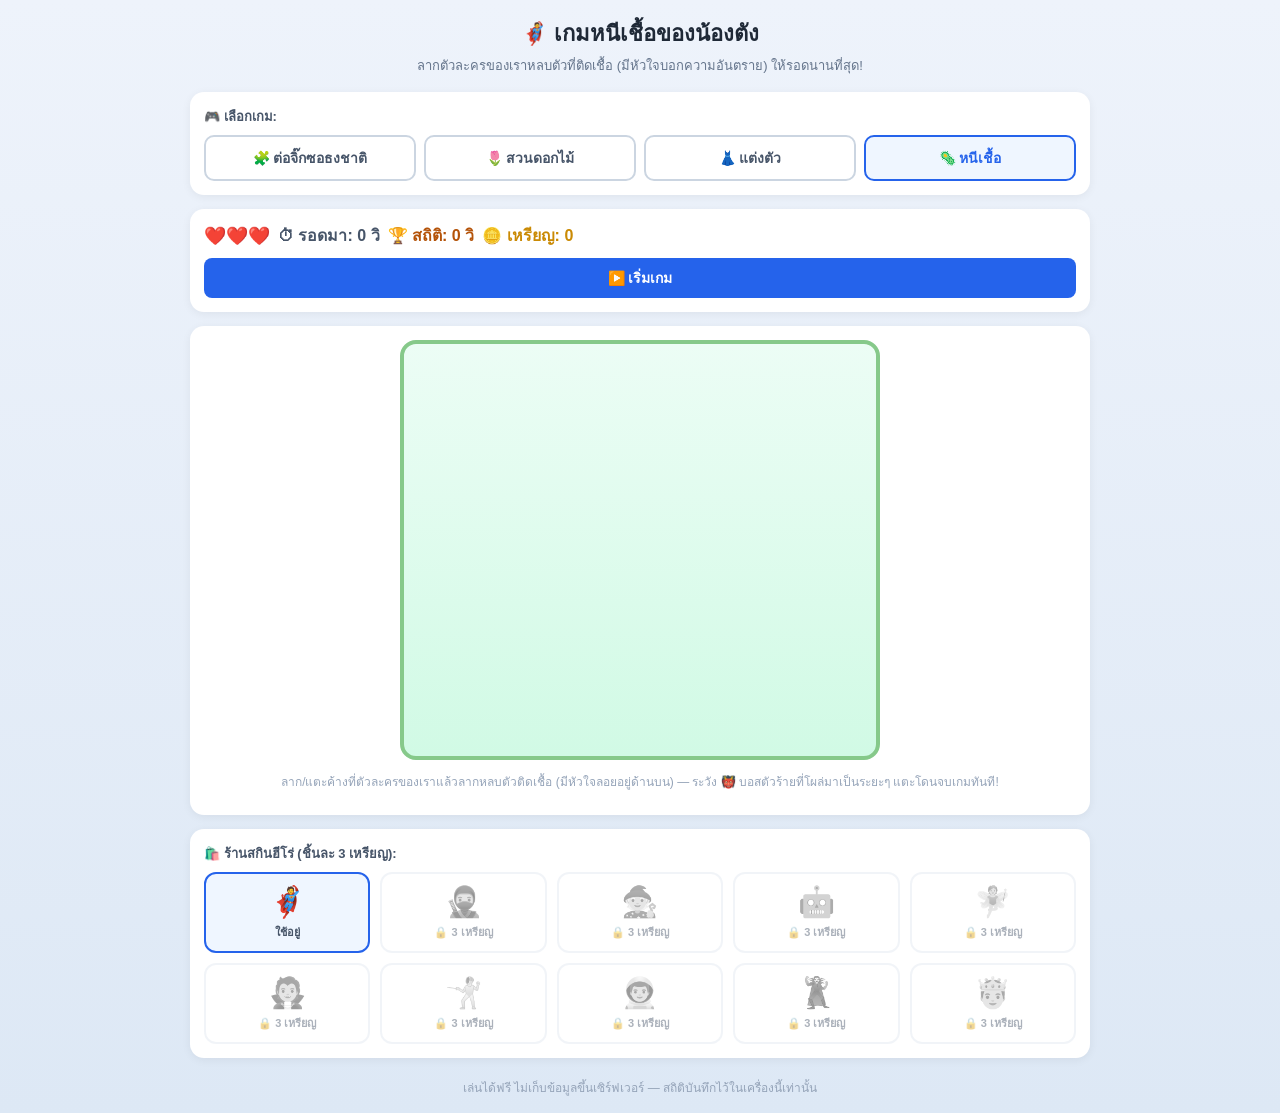
<file: dodge.html>
<!DOCTYPE html>
<html lang="th">
<head>
<meta charset="UTF-8">
<meta name="viewport" content="width=device-width, initial-scale=1.0">
<title>เกมหนีเชื้อของน้องตัง</title>
<link rel="manifest" href="manifest.json">
<link rel="icon" href="icon-192.png">
<link rel="apple-touch-icon" href="icon-192.png">
<meta name="theme-color" content="#dc2626">
<link rel="stylesheet" href="style.css">
<link rel="stylesheet" href="dodge.css">
</head>
<body>
<div class="wrap">
  <header>
    <h1>🦸 เกมหนีเชื้อของน้องตัง</h1>
    <p>ลากตัวละครของเราหลบตัวที่ติดเชื้อ (มีหัวใจบอกความอันตราย) ให้รอดนานที่สุด!</p>
  </header>

  <div class="panel">
    <label style="display:block; margin-bottom:8px;">🎮 เลือกเกม:</label>
    <div class="row">
      <button class="game-select-btn" onclick="location.href='index.html'">🧩 ต่อจิ๊กซอธงชาติ</button>
      <button class="game-select-btn" onclick="location.href='garden.html'">🌷 สวนดอกไม้</button>
      <button class="game-select-btn" onclick="location.href='dressup.html'">👗 แต่งตัว</button>
      <button class="game-select-btn active">🦠 หนีเชื้อ</button>
    </div>
  </div>

  <div class="panel">
    <div class="row" style="align-items:center;">
      <span style="font-weight:800; font-size:18px;" id="heartsDisplay">❤️❤️❤️</span>
      <span style="font-weight:700; color:#475569;">⏱ รอดมา: <span id="survivalTime">0</span> วิ</span>
      <span style="font-weight:700; color:#b45309;">🏆 สถิติ: <span id="bestTime">0</span> วิ</span>
      <span style="font-weight:700; color:#ca8a04;">🪙 เหรียญ: <span id="coinCount">0</span></span>
    </div>
    <button class="btn" id="startDodgeBtn" style="width:100%; margin-top:10px;">▶️ เริ่มเกม</button>
  </div>

  <div class="panel">
    <div id="dodgeArena" class="dodge-arena"></div>
    <p class="hint">ลาก/แตะค้างที่ตัวละครของเราแล้วลากหลบตัวติดเชื้อ (มีหัวใจลอยอยู่ด้านบน) — ระวัง 👹 บอสตัวร้ายที่โผล่มาเป็นระยะๆ แตะโดนจบเกมทันที!</p>
  </div>

  <div class="panel">
    <label style="display:block; margin-bottom:8px;">🛍️ ร้านสกินฮีโร่ (ชิ้นละ 3 เหรียญ):</label>
    <div id="skinGrid" class="skin-grid"></div>
  </div>

  <footer>เล่นได้ฟรี ไม่เก็บข้อมูลขึ้นเซิร์ฟเวอร์ — สถิติบันทึกไว้ในเครื่องนี้เท่านั้น</footer>
</div>

<div class="modal-overlay" id="gameOverModal" style="display:none;">
  <div class="modal-box">
    <h2>💥 ติดเชื้อแล้ว!</h2>
    <p>รอดมาได้ <span id="finalTime" class="big-time" style="display:inline;">0</span> วินาที</p>
    <p id="newBestLabel" class="new-best"></p>
    <p id="coinEarnedLabel" style="color:#b45309; font-weight:700;"></p>
    <button class="btn" id="retryBtn" style="margin-top:12px; width:100%;">🔁 เล่นใหม่</button>
  </div>
</div>

<script src="dodge.js"></script>
</body>
</html>
</file>
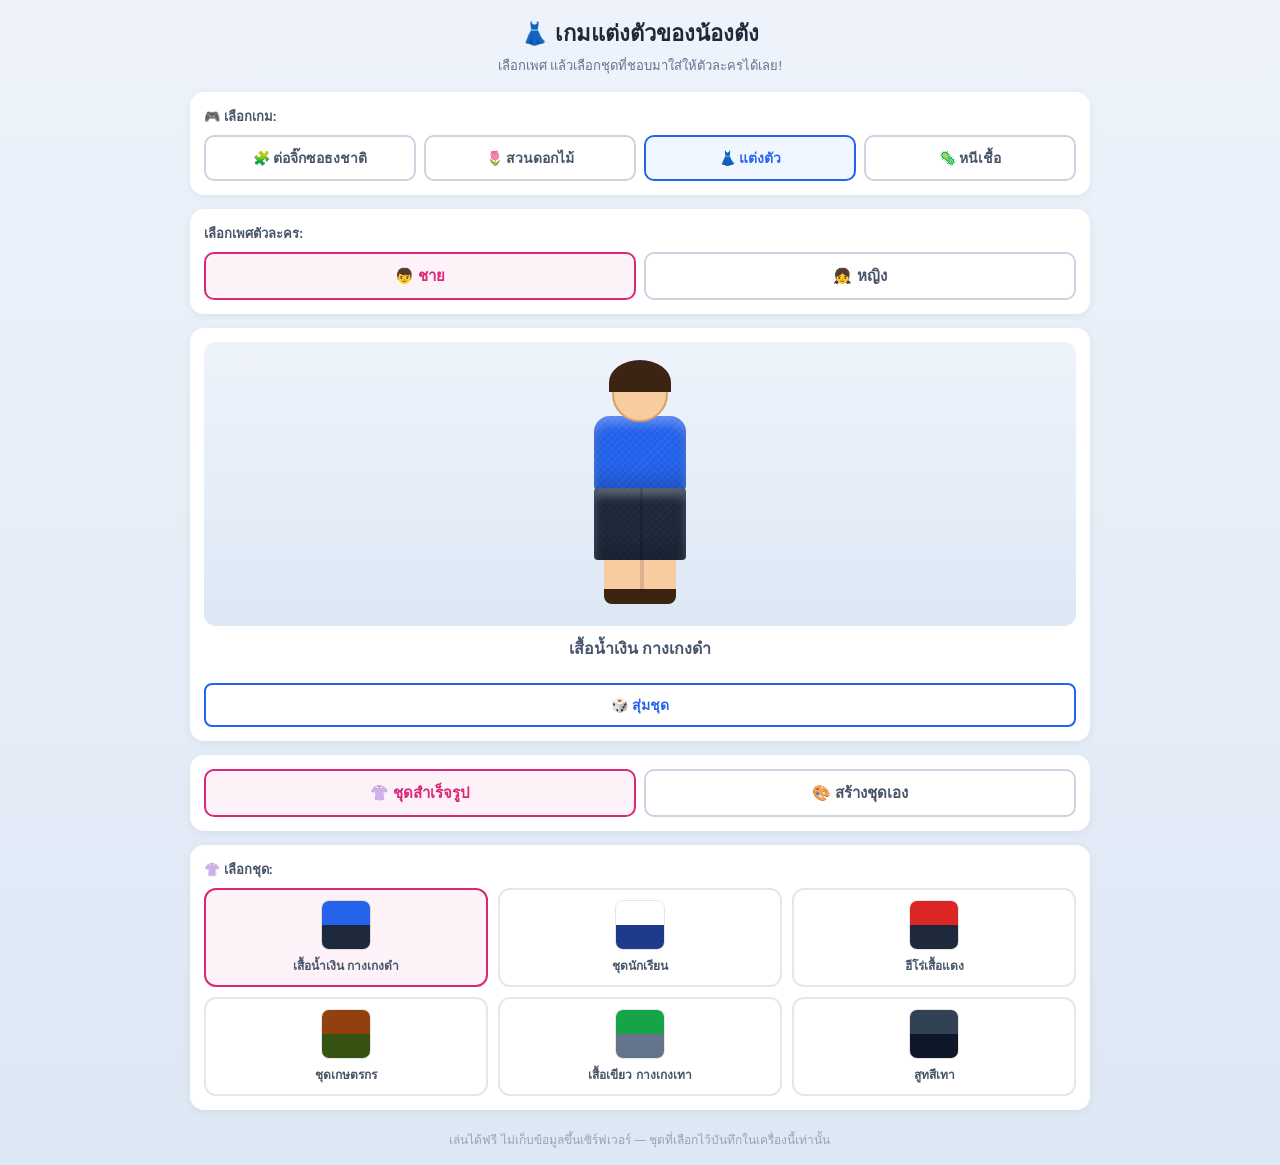
<file: dressup.html>
<!DOCTYPE html>
<html lang="th">
<head>
<meta charset="UTF-8">
<meta name="viewport" content="width=device-width, initial-scale=1.0">
<title>เกมแต่งตัวของน้องตัง</title>
<link rel="manifest" href="manifest.json">
<link rel="icon" href="icon-192.png">
<link rel="apple-touch-icon" href="icon-192.png">
<meta name="theme-color" content="#db2777">
<link rel="stylesheet" href="style.css">
<link rel="stylesheet" href="dressup.css">
</head>
<body>
<div class="wrap">
  <header>
    <h1>👗 เกมแต่งตัวของน้องตัง</h1>
    <p>เลือกเพศ แล้วเลือกชุดที่ชอบมาใส่ให้ตัวละครได้เลย!</p>
  </header>

  <div class="panel">
    <label style="display:block; margin-bottom:8px;">🎮 เลือกเกม:</label>
    <div class="row">
      <button class="game-select-btn" onclick="location.href='index.html'">🧩 ต่อจิ๊กซอธงชาติ</button>
      <button class="game-select-btn" onclick="location.href='garden.html'">🌷 สวนดอกไม้</button>
      <button class="game-select-btn active">👗 แต่งตัว</button>
      <button class="game-select-btn" onclick="location.href='dodge.html'">🦠 หนีเชื้อ</button>
    </div>
  </div>

  <div class="panel">
    <label style="display:block; margin-bottom:8px;">เลือกเพศตัวละคร:</label>
    <div class="row">
      <button class="gender-btn active" id="maleBtn">👦 ชาย</button>
      <button class="gender-btn" id="femaleBtn">👧 หญิง</button>
    </div>
  </div>

  <div class="panel doll-panel">
    <div class="doll-stage">
      <div class="doll">
        <div class="doll-hair" id="dollHair"></div>
        <div class="doll-head"></div>
        <div class="doll-shirt" id="dollShirt"></div>
        <div class="doll-bottom" id="dollBottom"></div>
        <div class="doll-legs" id="dollLegs"></div>
      </div>
    </div>
    <p id="outfitName" style="text-align:center; font-weight:700; color:#475569; margin-top:10px;"></p>
    <button class="btn ghost" id="randomOutfitBtn" style="width:100%; margin-top:6px;">🎲 สุ่มชุด</button>
  </div>

  <div class="panel">
    <div class="row">
      <button class="gender-btn active" id="presetModeBtn">👚 ชุดสำเร็จรูป</button>
      <button class="gender-btn" id="sandboxModeBtn">🎨 สร้างชุดเอง</button>
    </div>
  </div>

  <div class="panel" id="presetPanel">
    <label style="display:block; margin-bottom:8px;">👚 เลือกชุด:</label>
    <div id="outfitGrid" class="outfit-grid"></div>
  </div>

  <div class="panel" id="sandboxPanel" style="display:none;">
    <label style="display:block; margin-bottom:8px;">👕 สีเสื้อ:</label>
    <div id="shirtColorRow" class="swatch-row"></div>
    <label style="display:block; margin:14px 0 8px;">ส่วนล่าง:</label>
    <div class="row" style="margin-bottom:10px;">
      <button class="gender-btn active" id="pantsTypeBtn">👖 กางเกง</button>
      <button class="gender-btn" id="skirtTypeBtn">👗 กระโปรง</button>
    </div>
    <div id="bottomColorRow" class="swatch-row"></div>
  </div>

  <footer>เล่นได้ฟรี ไม่เก็บข้อมูลขึ้นเซิร์ฟเวอร์ — ชุดที่เลือกไว้บันทึกในเครื่องนี้เท่านั้น</footer>
</div>

<script src="dressup.js"></script>
</body>
</html>
</file>
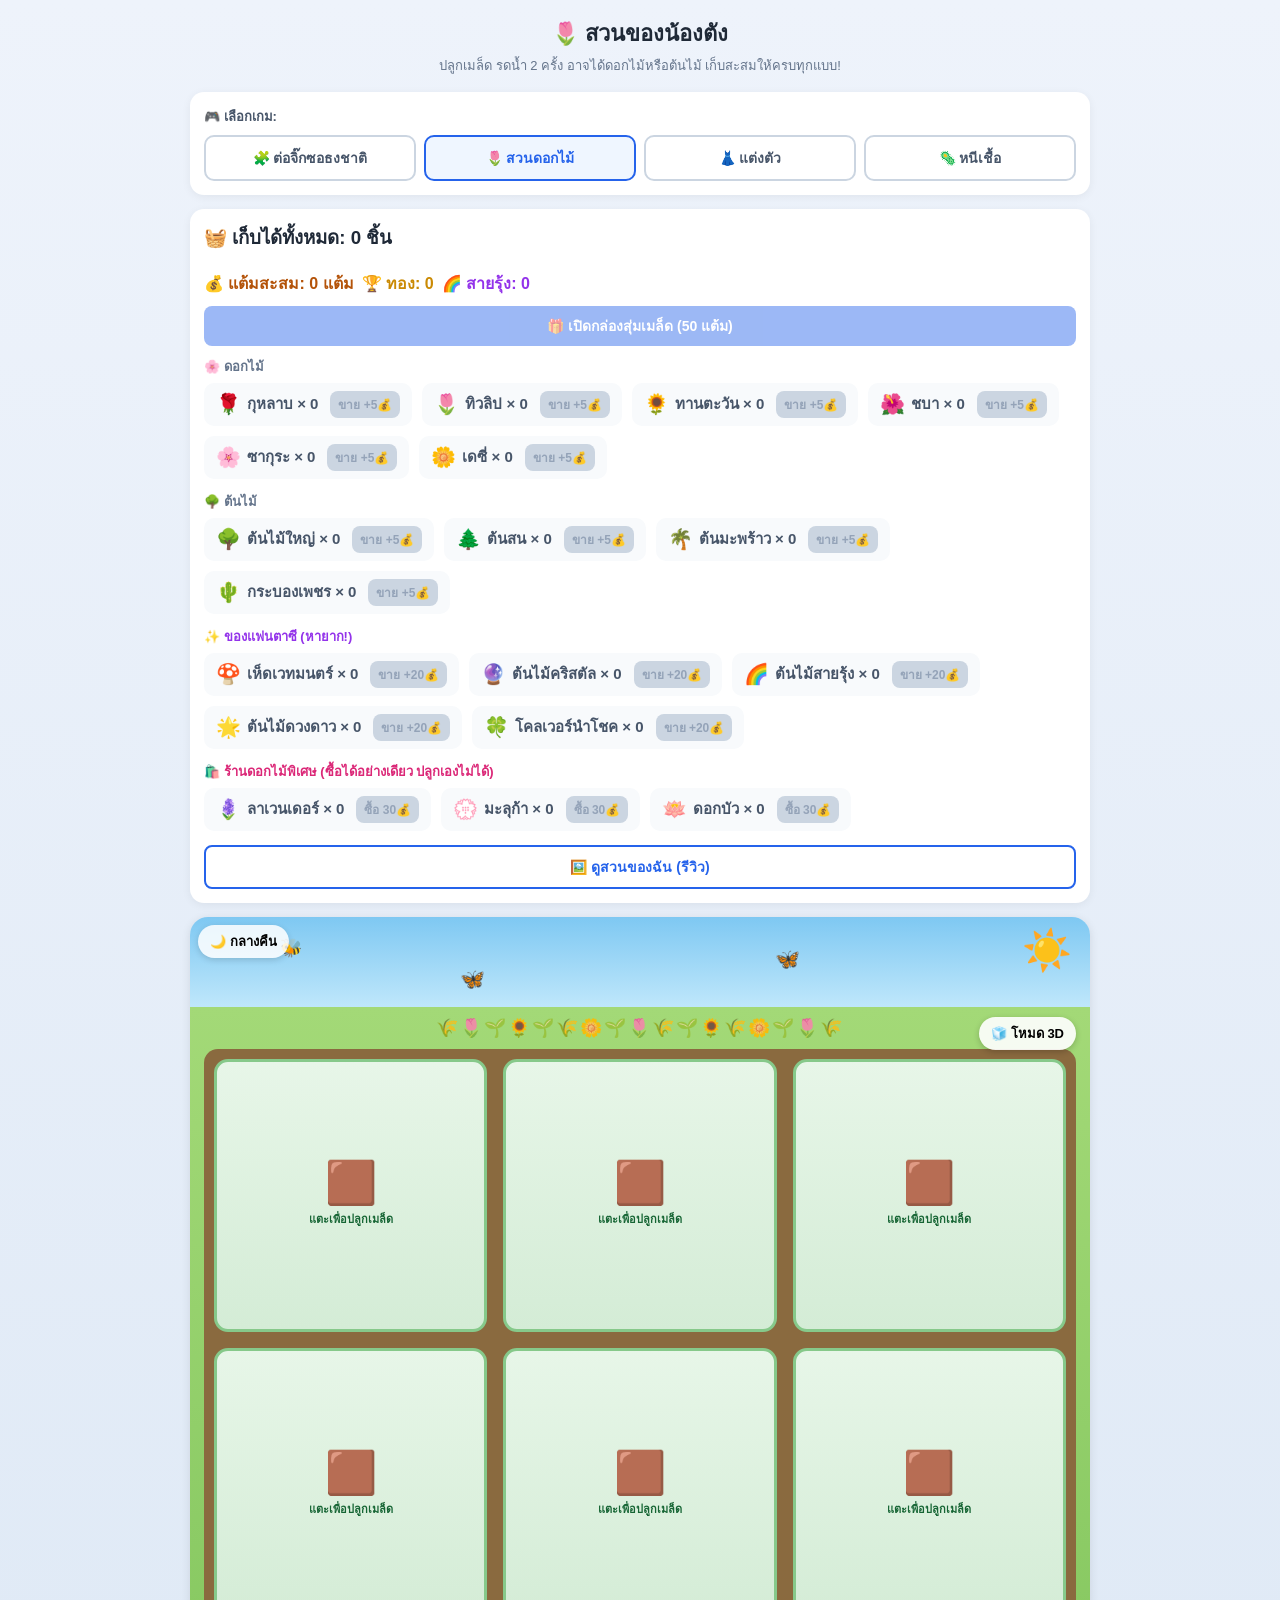
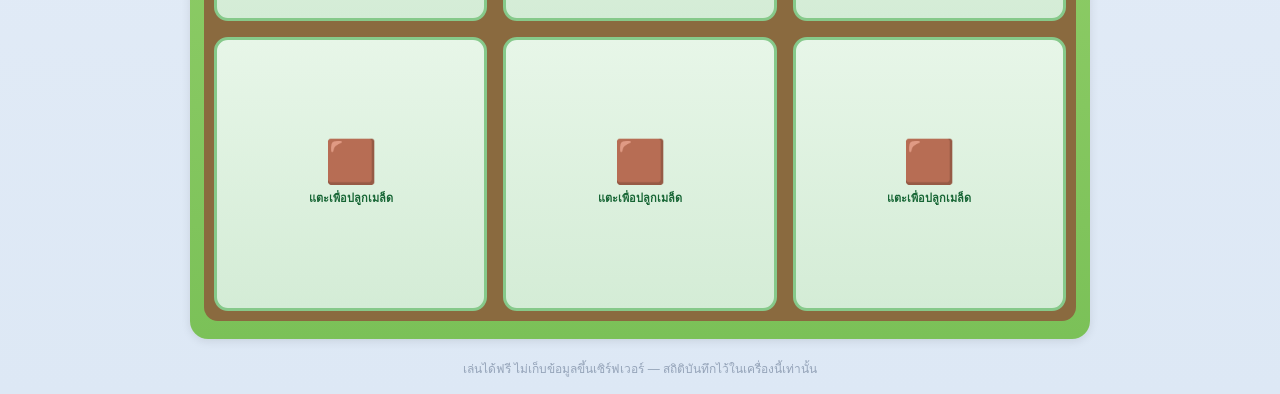
<file: garden.html>
<!DOCTYPE html>
<html lang="th">
<head>
<meta charset="UTF-8">
<meta name="viewport" content="width=device-width, initial-scale=1.0">
<title>สวนดอกไม้ของน้องตัง</title>
<link rel="manifest" href="manifest.json">
<link rel="icon" href="icon-192.png">
<link rel="apple-touch-icon" href="icon-192.png">
<meta name="theme-color" content="#16a34a">
<link rel="stylesheet" href="style.css">
<link rel="stylesheet" href="garden.css">
</head>
<body>
<div class="wrap">
  <header>
    <h1>🌷 สวนของน้องตัง</h1>
    <p>ปลูกเมล็ด รดน้ำ 2 ครั้ง อาจได้ดอกไม้หรือต้นไม้ เก็บสะสมให้ครบทุกแบบ!</p>
  </header>

  <div class="panel">
    <label style="display:block; margin-bottom:8px;">🎮 เลือกเกม:</label>
    <div class="row">
      <button class="game-select-btn" onclick="location.href='index.html'">🧩 ต่อจิ๊กซอธงชาติ</button>
      <button class="game-select-btn active">🌷 สวนดอกไม้</button>
      <button class="game-select-btn" onclick="location.href='dressup.html'">👗 แต่งตัว</button>
      <button class="game-select-btn" onclick="location.href='dodge.html'">🦠 หนีเชื้อ</button>
    </div>
  </div>

  <div class="panel">
    <h3 style="margin-top:0;">🧺 เก็บได้ทั้งหมด: <span id="totalCount">0</span> ชิ้น</h3>
    <div class="row" style="align-items:center; margin-bottom:6px;">
      <span style="font-weight:700; color:#b45309;">💰 แต้มสะสม: <span id="pointsCount">0</span> แต้ม</span>
      <span style="font-weight:700; color:#ca8a04;">🏆 ทอง: <span id="goldCount">0</span></span>
      <span style="font-weight:700; color:#9333ea;">🌈 สายรุ้ง: <span id="rainbowCount">0</span></span>
    </div>
    <div class="row" style="margin-bottom:10px;">
      <button class="btn" id="seedBoxBtn" style="flex:1; min-width:180px;">🎁 เปิดกล่องสุ่มเมล็ด (50 แต้ม)</button>
    </div>
    <p style="margin:0 0 6px; font-size:13px; color:#64748b; font-weight:700;">🌸 ดอกไม้</p>
    <div id="collectionRow" class="collection-row"></div>
    <p style="margin:12px 0 6px; font-size:13px; color:#64748b; font-weight:700;">🌳 ต้นไม้</p>
    <div id="treeCollectionRow" class="collection-row"></div>
    <p style="margin:12px 0 6px; font-size:13px; color:#9333ea; font-weight:700;">✨ ของแฟนตาซี (หายาก!)</p>
    <div id="fantasyCollectionRow" class="collection-row"></div>
    <p style="margin:12px 0 6px; font-size:13px; color:#db2777; font-weight:700;">🛍️ ร้านดอกไม้พิเศษ (ซื้อได้อย่างเดียว ปลูกเองไม่ได้)</p>
    <div id="shopRow" class="collection-row"></div>
    <button class="btn ghost" id="reviewBtn" style="width:100%; margin-top:14px;">🖼️ ดูสวนของฉัน (รีวิว)</button>
  </div>

  <div class="garden-scene" id="gardenScene">
    <button class="daynight-btn" id="daynightBtn">🌙 กลางคืน</button>
    <div class="sky" id="skyEl">
      <div class="stars" id="starsEl"></div>
      <div class="sun" id="sunEl">☀️</div>
      <div class="moon" id="moonEl">🌙</div>
      <div class="cloud cloud1">☁️</div>
      <div class="cloud cloud2">☁️</div>
      <div class="butterfly bfly1">🦋</div>
      <div class="butterfly bfly2">🦋</div>
      <div class="bee">🐝</div>
    </div>
    <div class="ground">
      <div class="grass-edge">🌾🌷🌱🌻🌱🌾🌼🌱🌷🌾🌱🌻🌾🌼🌱🌷🌾</div>
      <button class="mode-btn" id="modeBtn">🧊 โหมด 3D</button>
      <div class="garden-grid-wrap">
        <div id="gardenGrid" class="garden-grid"></div>
      </div>
    </div>
  </div>

  <footer>เล่นได้ฟรี ไม่เก็บข้อมูลขึ้นเซิร์ฟเวอร์ — สถิติบันทึกไว้ในเครื่องนี้เท่านั้น</footer>
</div>

<div class="modal-overlay" id="seedBoxModal" style="display:none;">
  <div class="modal-box">
    <h2>🎁 กล่องสุ่มเมล็ด</h2>
    <p id="seedBoxMsg" style="color:#475569; font-size:14px;"></p>
    <div id="seedBoxResult" class="review-garden" style="min-height:70px;"></div>
    <button class="btn" id="seedBoxCloseBtn" style="margin-top:12px; width:100%;">ปิด</button>
  </div>
</div>

<div class="modal-overlay" id="reviewModal" style="display:none;">
  <div class="modal-box review-box">
    <h2>🖼️ สวนของฉัน</h2>
    <p id="reviewEmptyMsg" style="color:#64748b; font-size:13px;"></p>
    <div id="reviewGarden" class="review-garden"></div>
    <button class="btn" id="reviewCloseBtn" style="margin-top:12px; width:100%;">ปิด</button>
  </div>
</div>

<script src="garden.js"></script>
</body>
</html>
</file>
<file: style.css>
* { box-sizing: border-box; }
body {
  margin: 0;
  font-family: 'Noto Sans Thai', 'Segoe UI', sans-serif;
  background: linear-gradient(180deg, #eef3fb, #dde8f5);
  color: #1f2937;
  min-height: 100vh;
  padding: 16px;
}
.wrap { max-width: 900px; margin: 0 auto; }
header { text-align: center; margin-bottom: 16px; }
header h1 { font-size: 22px; margin: 0 0 4px; }
header p { margin: 0; color: #64748b; font-size: 13px; }

.panel {
  background: #fff;
  border-radius: 14px;
  padding: 14px;
  box-shadow: 0 2px 10px rgba(0,0,0,0.06);
  margin-bottom: 14px;
}

.row { display: flex; gap: 8px; flex-wrap: wrap; align-items: center; }
.row + .row { margin-top: 10px; }
label { font-size: 13px; color: #475569; font-weight: 600; }

select {
  flex: 1;
  min-width: 160px;
  padding: 8px 10px;
  border-radius: 8px;
  border: 1px solid #cbd5e1;
  font-size: 14px;
}

.diff-btn {
  flex: 1;
  padding: 8px 6px;
  border-radius: 8px;
  border: 2px solid #cbd5e1;
  background: #fff;
  cursor: pointer;
  font-size: 13px;
  font-weight: 600;
  color: #475569;
}
.diff-btn.active { border-color: #2563eb; color: #2563eb; background: #eff6ff; }

.game-select-btn {
  flex: 1;
  min-width: 140px;
  padding: 10px 12px;
  border-radius: 10px;
  border: 2px solid #cbd5e1;
  background: #fff;
  cursor: pointer;
  font-size: 14px;
  font-weight: 700;
  color: #475569;
}
.game-select-btn.active { border-color: #2563eb; color: #2563eb; background: #eff6ff; }
.game-select-btn:disabled { opacity: 0.5; cursor: not-allowed; color: #94a3b8; }

.btn {
  padding: 9px 16px;
  border-radius: 8px;
  border: none;
  background: #2563eb;
  color: #fff;
  font-weight: 700;
  font-size: 14px;
  cursor: pointer;
}
.btn.secondary { background: #64748b; }
.btn.ghost { background: #fff; color: #2563eb; border: 2px solid #2563eb; }
.btn:disabled { opacity: 0.45; cursor: not-allowed; }

.status-bar {
  display: flex;
  justify-content: space-between;
  align-items: center;
  font-size: 14px;
  font-weight: 700;
  margin-bottom: 10px;
}
.timer { color: #2563eb; }
.piece-count { color: #64748b; font-weight: 500; }

.game-area {
  display: flex;
  flex-direction: column;
  gap: 14px;
  align-items: center;
}

#board {
  display: grid;
  gap: 0;
  background: #cbd5e1;
  border-radius: 8px;
  border: 3px solid #94a3b8;
  position: relative;
  flex-shrink: 0;
}
.cell {
  background-color: transparent;
  position: relative;
  overflow: visible;
}
/* ชิ้นที่วางแล้วต้องอยู่ "บนสุด" เสมอ ไม่งั้นลายทางของช่องว่างข้างๆ จะทับส่วนปุ่ม/ร่องที่ยื่นล้ำเข้ามา มองไม่เห็น */
.cell.filled { z-index: 2; }
.cell.empty { background-color: #f1f5f9; z-index: 1; }
.cell.empty::after {
  content: '';
  position: absolute; inset: 0;
  background: repeating-linear-gradient(45deg, #e2e8f0, #e2e8f0 4px, #f1f5f9 4px, #f1f5f9 8px);
}

/* มือถือ/จอแคบ: ถาดเป็นแถวแนวนอนด้านล่างกระดาน เลื่อนซ้าย-ขวาหา (จำนวนแถวขึ้นกับระดับความยาก
   ง่าย=1 แถว, กลาง=2 แถว, ยาก=3 แถว — ตั้งค่าจาก JS ผ่าน --tray-rows) */
#tray {
  display: grid;
  grid-auto-flow: column;
  grid-template-rows: repeat(var(--tray-rows, 1), auto);
  gap: 10px;
  padding: 14px;
  background: #f8fafc;
  border-radius: 10px;
  min-height: 60px;
  width: 100%;
  overflow-x: auto;
  overflow-y: hidden;
  justify-content: start;
  align-items: center;
  cursor: grab;
}
#tray.panning { cursor: grabbing; }

/* จอกว้างพอ: วางถาดชิ้นส่วนไว้ด้านขวาของกระดาน เลื่อนขึ้น-ลงแทน เห็นพร้อมกันไม่ต้องเลื่อนทั้งหน้า */
@media (min-width: 560px) {
  .game-area { flex-direction: row; align-items: flex-start; justify-content: center; }
  #tray {
    display: flex;
    flex-direction: column;
    flex-wrap: nowrap;
    flex: 1 1 220px;
    max-width: 260px;
    align-items: center;
    max-height: 75vh;
    overflow-x: hidden;
    overflow-y: auto;
  }
}

.piece-svg {
  touch-action: pan-x;
  cursor: grab;
  display: block;
  -webkit-touch-callout: none;
  -webkit-user-select: none;
  user-select: none;
}
@media (min-width: 560px) {
  .piece-svg { touch-action: pan-y; }
}
.piece-svg.piece-on-board { touch-action: none; }
.piece-svg.piece-on-board {
  position: absolute;
  top: 50%; left: 50%;
  transform: translate(-50%, -50%);
}
.piece-svg.drag-ghost {
  position: fixed;
  z-index: 999;
  pointer-events: none;
  transform: scale(1.08);
  filter: drop-shadow(0 6px 12px rgba(0,0,0,0.35));
}

.hint { text-align: center; font-size: 12px; color: #94a3b8; margin-bottom: 10px; }

#statsTable { width: 100%; border-collapse: collapse; font-size: 13px; }
#statsTable th, #statsTable td { padding: 6px 8px; text-align: left; border-bottom: 1px solid #e2e8f0; }
#statsTable th { color: #64748b; font-weight: 600; }

.empty-stats { text-align: center; color: #94a3b8; padding: 16px; font-size: 13px; }

.modal-overlay {
  position: fixed; inset: 0; background: rgba(15,23,42,0.55);
  display: flex; align-items: center; justify-content: center;
  z-index: 50; padding: 16px;
}
.modal-box {
  background: #fff; border-radius: 16px; padding: 24px; text-align: center;
  max-width: 320px;
}
.modal-box h2 { margin: 0 0 8px; font-size: 20px; }
.modal-box p { margin: 4px 0; color: #475569; font-size: 14px; }
.modal-box .big-time { font-size: 28px; font-weight: 800; color: #2563eb; margin: 10px 0; }
.modal-box .new-best { color: #16a34a; font-weight: 700; font-size: 13px; }

footer { text-align: center; color: #94a3b8; font-size: 12px; margin-top: 20px; }

.confetti-container {
  position: fixed; inset: 0;
  pointer-events: none;
  z-index: 60;
  overflow: hidden;
}
.confetti-piece {
  position: absolute;
  left: 50%; top: 40%;
  animation: confetti-burst 1.3s ease-out forwards;
}
@keyframes confetti-burst {
  0%   { transform: translate(-50%, -50%) translate(0, 0) rotate(0deg); opacity: 1; }
  100% { transform: translate(-50%, -50%) translate(var(--dx), var(--dy)) rotate(360deg); opacity: 0; }
}
</file>
<file: dodge.css>
.dodge-arena {
  position: relative;
  width: 100%;
  max-width: 480px;
  height: 420px;
  margin: 0 auto;
  background: linear-gradient(180deg, #ecfdf5, #d1fae5);
  border: 4px solid #86c98a;
  border-radius: 16px;
  overflow: hidden;
  touch-action: none;
}

.npc {
  position: absolute;
  width: 40px; height: 40px;
  font-size: 30px;
  line-height: 40px;
  text-align: center;
  transform: translate(-50%, -50%);
  transition: left 2.2s ease-in-out, top 2.2s ease-in-out;
  pointer-events: none;
  user-select: none;
}

.npc.infected {
  animation: infected-shake 0.35s ease-in-out infinite, infected-glow 1s ease-in-out infinite;
}
@keyframes infected-shake {
  0%, 100% { margin-left: 0; }
  25% { margin-left: -2px; }
  75% { margin-left: 2px; }
}
@keyframes infected-glow {
  0%, 100% { filter: drop-shadow(0 0 4px #dc2626); }
  50%      { filter: drop-shadow(0 0 10px #dc2626); }
}

.npc.boss {
  width: 54px; height: 54px;
  font-size: 44px;
  line-height: 54px;
  z-index: 5;
  animation: boss-pulse 0.6s ease-in-out infinite;
}
@keyframes boss-pulse {
  0%, 100% { transform: translate(-50%, -50%) scale(1); filter: drop-shadow(0 0 8px #7c3aed); }
  50%      { transform: translate(-50%, -50%) scale(1.15); filter: drop-shadow(0 0 16px #7c3aed); }
}

.npc-hearts {
  position: absolute;
  top: -16px; left: 50%;
  transform: translateX(-50%);
  font-size: 11px;
  white-space: nowrap;
}

.player {
  position: absolute;
  width: 48px; height: 48px;
  font-size: 36px;
  line-height: 48px;
  text-align: center;
  transform: translate(-50%, -50%);
  z-index: 10;
  cursor: grab;
  user-select: none;
  filter: drop-shadow(0 0 6px #2563eb);
}
.player.hit {
  animation: player-hit 0.4s ease-in-out;
}
@keyframes player-hit {
  0%, 100% { transform: translate(-50%, -50%) scale(1); }
  50%      { transform: translate(-50%, -50%) scale(1.4); filter: drop-shadow(0 0 10px #dc2626); }
}

.skin-grid {
  display: grid;
  grid-template-columns: repeat(4, 1fr);
  gap: 10px;
}
@media (min-width: 420px) {
  .skin-grid { grid-template-columns: repeat(5, 1fr); }
}
.skin-card {
  border: 2px solid #e2e8f0;
  border-radius: 12px;
  padding: 10px 4px;
  background: #fff;
  cursor: pointer;
  text-align: center;
  font-size: 11px;
  font-weight: 700;
  color: #475569;
}
.skin-card .skin-emoji { font-size: 30px; display: block; margin-bottom: 4px; }
.skin-card.selected { border-color: #2563eb; background: #eff6ff; }
.skin-card.locked { opacity: 0.6; }
.skin-card.locked .skin-emoji { filter: grayscale(1); }
.skin-card:disabled, .skin-card.cannot-afford { opacity: 0.45; cursor: not-allowed; }
</file>
<file: dressup.css>
.gender-btn {
  flex: 1;
  padding: 10px 12px;
  border-radius: 10px;
  border: 2px solid #cbd5e1;
  background: #fff;
  cursor: pointer;
  font-size: 15px;
  font-weight: 700;
  color: #475569;
}
.gender-btn.active { border-color: #db2777; color: #db2777; background: #fdf2f8; }

.doll-stage {
  display: flex;
  justify-content: center;
  padding: 24px 0 10px;
  background: linear-gradient(180deg, #eef3fb, #dde8f5);
  border-radius: 12px;
}

.doll {
  position: relative;
  width: 140px;
  height: 250px;
}

.doll-head {
  position: absolute;
  top: 0; left: 50%;
  transform: translateX(-50%);
  width: 56px; height: 56px;
  border-radius: 50%;
  background: #f8cba0;
  border: 2px solid #d9a066;
  z-index: 3;
}

.doll-hair {
  position: absolute;
  top: -6px; left: 50%;
  transform: translateX(-50%);
  width: 62px; height: 32px;
  background: #3b2412;
  border-radius: 50% 50% 0 0 / 70% 70% 0 0;
  z-index: 4;
}
.doll.female .doll-hair {
  width: 80px; height: 108px;
  top: -8px;
  border-radius: 50% 50% 45% 45% / 55% 55% 35% 35%;
}

.doll-shirt,
.doll-bottom {
  /* ลายผ้า: ริ้วทแยงจาง + เงาตกกระทบบนล่าง ให้ดูมีมิติ ไม่ใช่สีแบนราบ */
  background-image:
    repeating-linear-gradient(135deg, rgba(255,255,255,0.10) 0px, rgba(255,255,255,0.10) 1.5px, transparent 1.5px, transparent 5px),
    repeating-linear-gradient(45deg, rgba(0,0,0,0.06) 0px, rgba(0,0,0,0.06) 1.5px, transparent 1.5px, transparent 5px);
  box-shadow:
    inset 0 -14px 16px rgba(0,0,0,0.16),
    inset 0 8px 10px rgba(255,255,255,0.28);
  background-blend-mode: overlay, overlay;
}

.doll-shirt {
  position: absolute;
  top: 50px; left: 50%;
  transform: translateX(-50%);
  width: 92px; height: 76px;
  border-radius: 16px 16px 6px 6px;
  z-index: 2;
  transition: background-color 0.2s ease, opacity 0.2s ease;
}

.doll-bottom {
  position: absolute;
  top: 122px; left: 50%;
  transform: translateX(-50%);
  width: 92px; height: 72px;
  z-index: 2;
  transition: background-color 0.2s ease, top 0.2s ease, height 0.2s ease;
}
.doll-bottom.pants { border-radius: 4px; position: relative; }
.doll-bottom.pants::after {
  content: '';
  position: absolute;
  left: 50%; top: 0; bottom: 0;
  width: 3px;
  background: rgba(0,0,0,0.15);
}
.doll-bottom.skirt {
  clip-path: polygon(22% 0, 78% 0, 100% 100%, 0% 100%);
}
.doll-bottom.dress {
  top: 50px;
  height: 144px;
  border-radius: 16px 16px 0 0;
  clip-path: polygon(27% 0, 73% 0, 100% 100%, 0% 100%);
}

.doll-legs {
  position: absolute;
  top: 192px; left: 50%;
  transform: translateX(-50%);
  width: 72px; height: 46px;
  background: linear-gradient(180deg, #f8cba0 0%, #f8cba0 68%, #3b2412 68%, #3b2412 100%);
  border-radius: 0 0 8px 8px;
  z-index: 1;
}
.doll-legs::before {
  content: '';
  position: absolute;
  left: 50%; top: 0; bottom: 12px; width: 4px;
  background: rgba(0,0,0,0.12);
}

.outfit-grid {
  display: grid;
  grid-template-columns: repeat(2, 1fr);
  gap: 10px;
}
@media (min-width: 420px) {
  .outfit-grid { grid-template-columns: repeat(3, 1fr); }
}

.outfit-card {
  border: 2px solid #e2e8f0;
  border-radius: 12px;
  padding: 10px;
  background: #fff;
  cursor: pointer;
  text-align: center;
  font-size: 12px;
  font-weight: 700;
  color: #475569;
}
.outfit-card.selected { border-color: #db2777; background: #fdf2f8; }
.outfit-swatch {
  width: 50px;
  height: 50px;
  margin: 0 auto 6px;
  border-radius: 8px;
  overflow: hidden;
  display: flex;
  flex-direction: column;
  border: 1px solid rgba(0,0,0,0.1);
}
.outfit-swatch .top-half { flex: 1; }
.outfit-swatch .bottom-half { flex: 1; }

.swatch-row {
  display: flex;
  flex-wrap: wrap;
  gap: 10px;
}
.color-swatch {
  width: 36px; height: 36px;
  border-radius: 50%;
  border: 3px solid #e2e8f0;
  cursor: pointer;
  padding: 0;
}
.color-swatch.selected { border-color: #db2777; box-shadow: 0 0 0 2px #db2777; }
</file>
<file: garden.css>
.collection-row {
  display: flex;
  flex-wrap: wrap;
  gap: 10px;
}
.collection-chip {
  background: #f8fafc;
  border-radius: 10px;
  padding: 8px 12px;
  font-size: 15px;
  font-weight: 700;
  color: #475569;
  display: flex;
  align-items: center;
  gap: 6px;
}
.collection-chip .emoji { font-size: 20px; }
.sell-btn {
  margin-left: 6px;
  padding: 4px 8px;
  border-radius: 8px;
  border: none;
  background: #16a34a;
  color: #fff;
  font-size: 12px;
  font-weight: 700;
  cursor: pointer;
}
.sell-btn:disabled { background: #cbd5e1; color: #94a3b8; cursor: not-allowed; }
.buy-btn { background: #db2777; }
.buy-btn:disabled { background: #cbd5e1; color: #94a3b8; }

.garden-scene {
  position: relative;
  border-radius: 18px;
  overflow: hidden;
  box-shadow: 0 2px 10px rgba(0,0,0,0.1);
  margin-bottom: 14px;
}

.daynight-btn {
  position: absolute;
  top: 8px; left: 8px;
  z-index: 5;
  padding: 6px 12px;
  border-radius: 20px;
  border: none;
  background: rgba(255,255,255,0.85);
  font-size: 13px;
  font-weight: 700;
  cursor: pointer;
  box-shadow: 0 2px 6px rgba(0,0,0,0.15);
}

.sky {
  position: relative;
  height: 90px;
  background: linear-gradient(180deg, #7ec8f2, #bfe7fb);
  overflow: hidden;
  transition: background 0.6s ease;
}
.garden-scene.night .sky {
  background: linear-gradient(180deg, #0f172a, #1e293b);
}

.sun {
  position: absolute;
  top: 10px; right: 18px;
  font-size: 40px;
  animation: sun-spin 10s linear infinite;
  transition: opacity 0.6s ease;
}
@keyframes sun-spin { from { transform: rotate(0deg); } to { transform: rotate(360deg); } }

.moon {
  position: absolute;
  top: 10px; right: 18px;
  font-size: 36px;
  opacity: 0;
  transition: opacity 0.6s ease, transform 0.15s ease;
  cursor: pointer;
  padding: 6px;
}
.moon:active { transform: scale(0.9); }
.garden-scene.night .sun { opacity: 0; }
.garden-scene.night .moon { opacity: 1; }
.garden-scene:not(.night) .moon { pointer-events: none; }

.meteor {
  position: absolute;
  top: -10px;
  font-size: 18px;
  animation: meteor-fall linear forwards;
  pointer-events: none;
  z-index: 3;
}
@keyframes meteor-fall {
  0%   { transform: translate(0, 0) rotate(130deg); opacity: 1; }
  80%  { opacity: 1; }
  100% { transform: translate(-70px, 95px) rotate(130deg); opacity: 0; }
}

.stars {
  position: absolute; inset: 0;
  opacity: 0;
  transition: opacity 0.6s ease;
}
.garden-scene.night .stars { opacity: 1; }
.stars span {
  position: absolute;
  color: #fff;
  font-size: 10px;
  animation: twinkle 2.4s ease-in-out infinite;
}
@keyframes twinkle { 0%, 100% { opacity: 0.3; } 50% { opacity: 1; } }

.garden-scene.night .cloud,
.garden-scene.night .butterfly,
.garden-scene.night .bee {
  opacity: 0.25;
}
.garden-scene.night .ground { filter: brightness(0.6); }

.cloud { position: absolute; top: 14px; font-size: 30px; opacity: 0.9; animation: drift 22s linear infinite; }
.cloud1 { left: -60px; animation-delay: 0s; }
.cloud2 { left: -60px; top: 36px; font-size: 22px; animation-delay: 9s; animation-duration: 28s; }
@keyframes drift {
  from { transform: translateX(0); }
  to   { transform: translateX(420px); }
}

.butterfly { position: absolute; font-size: 20px; animation: flutter 6s ease-in-out infinite; }
.bfly1 { left: 30%; top: 50px; animation-delay: 0s; }
.bfly2 { left: 65%; top: 30px; animation-delay: 1.5s; animation-duration: 7s; }
@keyframes flutter {
  0%, 100% { transform: translate(0, 0) rotate(0deg); }
  25%      { transform: translate(14px, -10px) rotate(8deg); }
  50%      { transform: translate(0, -16px) rotate(-6deg); }
  75%      { transform: translate(-14px, -6px) rotate(6deg); }
}

.bee { position: absolute; left: 10%; top: 20px; font-size: 18px; animation: buzz 5s ease-in-out infinite; }
@keyframes buzz {
  0%, 100% { transform: translate(0, 0); }
  30%      { transform: translate(40px, 18px); }
  60%      { transform: translate(90px, -6px); }
  80%      { transform: translate(140px, 10px); }
}

.ground {
  background: linear-gradient(180deg, #a3d977, #7bc158);
  padding: 10px 14px 18px;
  position: relative;
}
.grass-edge {
  font-size: 18px;
  letter-spacing: 2px;
  opacity: 0.9;
  margin-bottom: 10px;
  overflow: hidden;
  white-space: nowrap;
  text-align: center;
}

.mode-btn {
  position: absolute;
  top: 10px; right: 14px;
  z-index: 5;
  padding: 6px 12px;
  border-radius: 20px;
  border: none;
  background: rgba(255,255,255,0.9);
  font-size: 13px;
  font-weight: 700;
  cursor: pointer;
  box-shadow: 0 2px 6px rgba(0,0,0,0.2);
}

/* โหมด 3D — ใส่มุมมอง perspective ให้กระดานดูเอียง/มีความลึก เหมือนมองจากมุมสูง */
.garden-grid-wrap {
  transition: transform 0.4s ease;
}
.garden-grid-wrap.mode-3d {
  perspective: 900px;
}
.garden-grid-wrap.mode-3d .garden-grid {
  transform: rotateX(32deg) scale(0.92);
  transform-style: preserve-3d;
  box-shadow: 0 30px 25px -15px rgba(0,0,0,0.45);
}
.garden-grid-wrap.mode-3d .plot {
  transform: translateZ(6px);
  box-shadow: 0 10px 10px -4px rgba(0,0,0,0.35);
}
.garden-grid-wrap.mode-3d .plot.bloom,
.garden-grid-wrap.mode-3d .plot.variant-gold,
.garden-grid-wrap.mode-3d .plot.variant-rainbow {
  transform: translateZ(14px);
  box-shadow: 0 16px 14px -6px rgba(0,0,0,0.45);
}

.garden-grid {
  display: grid;
  grid-template-columns: repeat(3, 1fr);
  gap: 12px;
  background: #8a6a3f;
  padding: 10px;
  border-radius: 14px;
  transition: transform 0.4s ease, box-shadow 0.4s ease;
}
@media (min-width: 420px) {
  .garden-grid { grid-template-columns: repeat(3, 1fr); gap: 16px; }
}

.plot {
  aspect-ratio: 1;
  background: linear-gradient(180deg, #fef9ee, #f3e9d2);
  border: 3px solid #d6c7a1;
  border-radius: 14px;
  display: flex;
  flex-direction: column;
  align-items: center;
  justify-content: center;
  cursor: pointer;
  position: relative;
  user-select: none;
  transition: transform 0.1s ease;
}
.plot:active { transform: scale(0.94); }
.plot .plot-emoji { font-size: 42px; line-height: 1; }
.plot .plot-hint {
  margin-top: 6px;
  font-size: 11px;
  font-weight: 700;
  color: #92400e;
  text-align: center;
  padding: 0 4px;
}
.plot.empty { background: linear-gradient(180deg, #e7f6e8, #d4ecd6); border-color: #86c98a; }
.plot.empty .plot-hint { color: #166534; }
.plot.bloom { background: linear-gradient(180deg, #fff1f8, #ffe4f1); border-color: #f9a8d4; }
.plot.bloom .plot-hint { color: #be185d; }

/* ของแฟนตาซีหายาก — มีประกายรุ้งวิบวับรอบๆ ให้ดูพิเศษกว่าชิ้นปกติ */
.plot.fantasy {
  background: linear-gradient(135deg, #fde68a, #f9a8d4, #a5b4fc, #86efac);
  background-size: 300% 300%;
  border-color: #c084fc;
  animation: fantasy-glow 3s ease infinite, fantasy-pulse 1.6s ease-in-out infinite;
}
.plot.fantasy .plot-hint { color: #7e22ce; }
.plot.fantasy .plot-emoji { animation: fantasy-spin 2.4s ease-in-out infinite; }
@keyframes fantasy-glow {
  0%, 100% { background-position: 0% 50%; }
  50%      { background-position: 100% 50%; }
}
@keyframes fantasy-pulse {
  0%, 100% { box-shadow: 0 0 6px 2px rgba(192,132,252,0.5); }
  50%      { box-shadow: 0 0 16px 6px rgba(192,132,252,0.8); }
}
/* ป้ายมุมขวาบน บอกว่าช่องนี้เป็น "ของทอง"/"สายรุ้ง" — เห็นได้ตั้งแต่ปลูกเมล็ด ไม่ต้องรอบาน */
.plot-badge {
  position: absolute;
  top: -8px; right: -8px;
  font-size: 20px;
  z-index: 3;
  filter: drop-shadow(0 1px 2px rgba(0,0,0,0.4));
  animation: badge-bounce 1s ease-in-out infinite;
}
@keyframes badge-bounce {
  0%, 100% { transform: translateY(0); }
  50%      { transform: translateY(-4px); }
}

/* ของทอง — ประกายเหลืองทองวิบวับ */
.plot.variant-gold {
  border-color: #eab308;
  box-shadow: 0 0 10px 3px rgba(234,179,8,0.5);
  animation: gold-pulse 1.4s ease-in-out infinite;
}
.plot.variant-gold .plot-hint { color: #92400e; font-weight: 800; }
@keyframes gold-pulse {
  0%, 100% { box-shadow: 0 0 8px 2px rgba(234,179,8,0.45); }
  50%      { box-shadow: 0 0 18px 6px rgba(234,179,8,0.85); }
}

/* สายรุ้ง (variant) — ประกายรุ้งไล่สี แรงกว่าของแฟนตาซีอีกขั้น */
.plot.variant-rainbow {
  background: linear-gradient(135deg, #fca5a5, #fde68a, #86efac, #93c5fd, #d8b4fe);
  background-size: 300% 300%;
  border-color: #a78bfa;
  animation: fantasy-glow 2.2s ease infinite, rainbow-pulse 1.2s ease-in-out infinite;
}
.plot.variant-rainbow .plot-hint { color: #6d28d9; font-weight: 800; }
@keyframes rainbow-pulse {
  0%, 100% { box-shadow: 0 0 10px 3px rgba(167,139,250,0.5); }
  50%      { box-shadow: 0 0 22px 8px rgba(167,139,250,0.9); }
}

@keyframes fantasy-spin {
  0%, 100% { transform: scale(1) rotate(0deg); }
  50%      { transform: scale(1.12) rotate(6deg); }
}

.review-box { max-width: 420px; }
.review-garden {
  background: linear-gradient(180deg, #bfe7fb 0%, #bfe7fb 30%, #a3d977 30%, #7bc158 100%);
  border-radius: 12px;
  border: 3px solid #86c98a;
  padding: 16px 10px 10px;
  min-height: 140px;
  display: flex;
  flex-wrap: wrap;
  align-content: flex-end;
  justify-content: center;
  gap: 4px;
}
.review-garden span {
  font-size: 26px;
  line-height: 1;
}
.review-garden span.seed-box-fantasy {
  animation: fantasy-spin 1.2s ease-in-out infinite;
  filter: drop-shadow(0 0 6px #c084fc);
}

.float-plus {
  position: fixed;
  pointer-events: none;
  font-weight: 800;
  font-size: 20px;
  color: #16a34a;
  z-index: 70;
  animation: float-up 0.9s ease-out forwards;
}
@keyframes float-up {
  0%   { transform: translate(-50%, -50%) translateY(0); opacity: 1; }
  100% { transform: translate(-50%, -50%) translateY(-50px); opacity: 0; }
}
</file>
